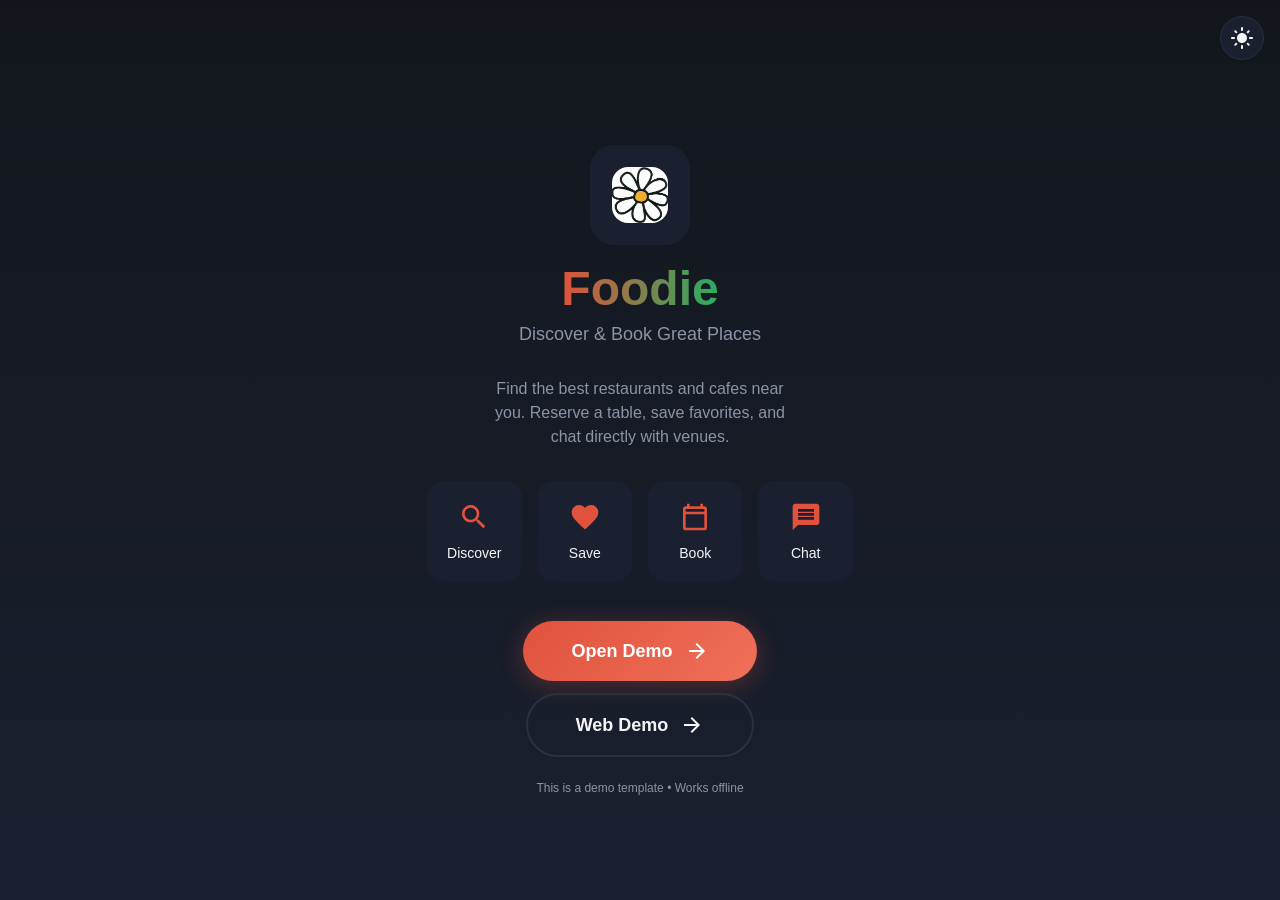
<file: index.html>
<!doctype html>
<html lang="en" data-theme="dark">
<head>
  <meta charset="UTF-8">
  <meta name="viewport" content="width=device-width, initial-scale=1.0, maximum-scale=1.0, user-scalable=no">
  <title>Foodie — Restaurant Finder</title>
  <link rel="icon" href="images/chamomile.jpeg" type="image/jpeg">
  <link rel="stylesheet" href="css/app.css">
  <style>
    /* Web Demo Styles */
    .web-header {
      position: sticky; top: 0; z-index: 100;
      background: var(--bg-dark); border-bottom: 1px solid var(--border);
      padding: 14px 32px; display: flex; align-items: center; gap: 24px;
      backdrop-filter: blur(12px);
    }
    .web-logo { font-size: 26px; font-weight:800; color: var(--primary); cursor: pointer; display: flex; align-items: center; gap: 10px; }
    .web-logo svg { width: 30px; height: 30px; }
    .web-search { flex:1; max-width:520px; display:flex; align-items:center; gap:10px; background:var(--bg-input); border:1.5px solid var(--border); border-radius:14px; padding:11px 18px; transition:border-color 0.2s; }
    .web-search:focus-within { border-color: var(--primary); }
    .web-search svg { width:20px;height:20px;color:var(--text-muted);flex-shrink:0; }
    .web-search input { background:none;border:none;color:var(--text);font-size:15px;outline:none;width:100%; }
    .web-search input::placeholder { color:var(--text-muted); }
    .web-header-actions { display:flex;align-items:center;gap:12px; }
    .web-icon-btn { width:40px;height:40px;border-radius:12px;border:1.5px solid var(--border);background:var(--bg-card);color:var(--text-muted);cursor:pointer;display:flex;align-items:center;justify-content:center;transition:all 0.2s; }
    .web-icon-btn:hover { border-color:var(--primary);color:var(--primary);background:var(--bg-card-hover); }
    .web-icon-btn svg { width:20px;height:20px; }
    .web-lang-btn { padding:8px 16px;border-radius:10px;border:1.5px solid var(--border);background:var(--bg-card);color:var(--text-muted);cursor:pointer;font-size:13px;font-weight:600;transition:all 0.2s; }
    .web-lang-btn:hover { border-color:var(--primary);color:var(--primary); }
    .web-exit-btn { display:flex;align-items:center;gap:6px;padding:6px 16px;background:none;border:1.5px solid var(--border);border-radius:10px;color:var(--text-muted);cursor:pointer;font-size:13px;font-weight:600;transition:all 0.2s; }
    .web-exit-btn:hover { border-color:var(--primary);color:var(--primary); }

    .web-cart-btn { position:relative;width:40px;height:40px;border-radius:12px;border:1.5px solid var(--border);background:var(--bg-card);color:var(--text-muted);cursor:pointer;display:flex;align-items:center;justify-content:center;transition:all 0.2s; }
    .web-cart-btn:hover { border-color:var(--primary);color:var(--primary); }
    .web-cart-btn svg { width:20px;height:20px; }
    .web-cart-badge { position:absolute;top:-6px;right:-6px;background:var(--primary);color:#fff;font-size:10px;font-weight:700;min-width:18px;height:18px;border-radius:9px;display:flex;align-items:center;justify-content:center;padding:0 4px; }
    .web-cart-badge:empty { display:none; }

    .web-cuisine-section { margin-bottom:40px; }
    .web-cuisine-scroll {
      display:flex; gap:20px; overflow-x:auto; padding:8px 4px 12px;
      scrollbar-width:none; -ms-overflow-style:none;
    }
    .web-cuisine-scroll::-webkit-scrollbar { display:none; }
    .web-cuisine-item {
      flex-shrink:0; display:flex; flex-direction:column; align-items:center; gap:10px;
      cursor:pointer; min-width:88px; transition:transform 0.2s;
    }
    .web-cuisine-item:hover { transform:translateY(-3px); }
    .web-cuisine-circle {
      width:80px; height:80px; border-radius:50%; background:var(--bg-card);
      border:2px solid var(--border); display:flex; align-items:center; justify-content:center;
      font-size:36px; transition:all 0.25s; position:relative;
    }
    .web-cuisine-item:hover .web-cuisine-circle { border-color:var(--primary); box-shadow:0 4px 20px var(--shadow); }
    .web-cuisine-item.active .web-cuisine-circle {
      border-color:var(--primary); background:var(--primary);
      box-shadow:0 4px 20px var(--glow);
    }
    .web-cuisine-item.active .web-cuisine-circle .emoji { filter:grayscale(0); }
    .web-cuisine-label { font-size:13px; font-weight:600; text-align:center; line-height:1.2; }
    .web-cuisine-count { font-size:11px; color:var(--text-muted); }

    .web-content { padding:32px;max-width:1440px;margin:0 auto; }
    .web-section-title { font-size:22px;font-weight:700;margin-bottom:20px; }
    .web-grid { display:grid;grid-template-columns:repeat(auto-fill,minmax(360px,1fr));gap:24px; }

    .web-card { background:var(--bg-card);border:1px solid var(--border);border-radius:20px;overflow:hidden;cursor:pointer;transition:all 0.3s; }
    .web-card:hover { transform:translateY(-6px);box-shadow:0 12px 40px var(--shadow);border-color:var(--primary); }
    .web-card-img { height:200px;background-size:cover;background-position:center;position:relative; }
    .web-card-fav { position:absolute;top:14px;right:14px;width:40px;height:40px;border-radius:12px;background:rgba(0,0,0,0.5);backdrop-filter:blur(8px);border:none;cursor:pointer;display:flex;align-items:center;justify-content:center;z-index:1;transition:all 0.2s; }
    .web-card-fav:hover { background:rgba(0,0,0,0.7); }
    .web-card-body { padding:20px; }
    .web-card-title { font-size:18px;font-weight:700;margin-bottom:8px; }
    .web-card-meta { display:flex;align-items:center;gap:10px;font-size:14px;margin-bottom:10px;flex-wrap:wrap; }
    .web-card-meta .rating { display:flex;align-items:center;gap:5px;color:var(--accent);font-weight:700;font-size:15px; }
    .web-card-meta .price { font-weight:700;color:var(--text-muted); }
    .web-card-desc { font-size:14px;color:var(--text-muted);line-height:1.5;display:-webkit-box;-webkit-line-clamp:2;-webkit-box-orient:vertical;overflow:hidden; }
    .web-card-tags { display:flex;gap:6px;flex-wrap:wrap;margin-top:14px; }
    .web-card-tag { font-size:12px;padding:4px 12px;background:var(--bg-light);border-radius:10px;color:var(--text-muted); }

    .web-center-col { max-width:900px;margin:0 auto; }
    .web-back-btn { display:inline-flex;align-items:center;gap:8px;color:var(--text-muted);cursor:pointer;font-size:14px;font-weight:600;margin-bottom:20px;background:none;border:none;padding:8px 16px;border-radius:10px;transition:all 0.2s; }
    .web-back-btn:hover { color:var(--primary);background:var(--bg-card); }
    .web-detail-hero { height:380px;background-size:cover;background-position:center;border-radius:24px;position:relative;margin-bottom:32px;display:flex;align-items:flex-end;padding:32px; }
    .web-detail-hero::after { content:'';position:absolute;bottom:0;left:0;right:0;height:55%;background:linear-gradient(transparent,rgba(0,0,0,0.75));border-radius:0 0 24px 24px;z-index:1; }
    .web-detail-hero-info { position:relative;z-index:2;color:#fff; }
    .web-detail-hero-info h1 { font-size:40px;margin-bottom:10px;line-height:1.1; }
    .web-detail-hero-info .meta { display:flex;align-items:center;gap:14px;font-size:16px;opacity:0.9; }
    .web-detail-grid { display:grid;grid-template-columns:1fr 340px;gap:40px;align-items:start; }
    .web-detail-main h3 { font-size:20px;margin-bottom:14px; }
    .web-detail-desc { font-size:16px;line-height:1.75;color:var(--text-muted);margin-bottom:32px; }
    .web-menu-item { display:flex;justify-content:space-between;align-items:flex-start;padding:16px 0;border-bottom:1px solid var(--border);gap:16px; }
    .web-menu-item:last-child { border-bottom:none; }
    .web-menu-item h4 { margin:0 0 4px;font-size:16px;font-weight:600; }
    .web-menu-item p { margin:0;font-size:13px;color:var(--text-muted); }
    .web-menu-item .price { font-weight:700;color:var(--success);font-size:17px;white-space:nowrap; }

    .web-menu-tabs { position:sticky;top:76px;z-index:50;background:var(--bg-dark);border-bottom:1px solid var(--border);padding:10px 0;margin:0 0 24px;display:flex;gap:4px;overflow-x:auto; }
    .web-menu-tab { flex-shrink:0;padding:8px 18px;border-radius:20px;font-size:13px;font-weight:600;background:transparent;color:var(--text-muted);border:none;cursor:pointer;transition:all 0.2s;white-space:nowrap; }
    .web-menu-tab:hover { background:var(--bg-card);color:var(--text); }
    .web-menu-tab.active { background:var(--primary);color:#fff; }
    .web-menu-section { padding-top:8px; }
    .web-menu-section h4 { font-size:16px;color:var(--primary);margin-bottom:12px;padding-bottom:8px;border-bottom:2px solid var(--primary);display:inline-block; }

    .web-sidebar { position:sticky;top:156px; }
    .web-info-card { background:var(--bg-card);border:1px solid var(--border);border-radius:20px;padding:24px;margin-bottom:20px; }
    .web-info-row { display:flex;justify-content:space-between;align-items:flex-start;padding:12px 0;border-bottom:1px solid var(--border);font-size:14px;gap:12px; }
    .web-info-row:last-child { border-bottom:none; }
    .web-info-label { display:flex;align-items:center;gap:8px;color:var(--text-muted);flex-shrink:0; }
    .web-info-value { font-weight:500;text-align:right; }
    .web-book-btn { width:100%;padding:18px;background:linear-gradient(135deg,var(--primary),var(--primary-light));color:#fff;border:none;border-radius:16px;font-size:17px;font-weight:700;cursor:pointer;box-shadow:0 4px 20px var(--glow);transition:all 0.25s;display:flex;align-items:center;justify-content:center;gap:10px; }
    .web-book-btn:hover { transform:translateY(-2px);box-shadow:0 8px 28px var(--glow); }
    .web-empty { text-align:center;padding:80px 20px; }
    .web-form-group { margin-bottom:16px; }
    .web-form-group label { display:block;font-size:13px;color:var(--text-muted);margin-bottom:6px;font-weight:600; }
    .web-form-group input,.web-form-group select { width:100%;padding:14px 16px;background:var(--bg-input);border:1.5px solid var(--border);border-radius:12px;color:var(--text);font-size:15px;outline:none;transition:border-color 0.2s; }
    .web-form-group input:focus,.web-form-group select:focus { border-color:var(--primary); }
    .web-success { text-align:center;padding:80px 20px; }

    @media (max-width:900px) {
      .web-header { padding:10px 16px;gap:12px; }
      .web-search { max-width:none; }
      .web-content { padding:16px; }
      .web-detail-grid { grid-template-columns:1fr; }
      .web-detail-hero { height:240px;padding:20px; }
      .web-detail-hero-info h1 { font-size:28px; }
      .web-grid { grid-template-columns:1fr; }
      .web-sidebar { position:static; }
    }
  </style>
</head>
<body>
  <!-- SVG Icons (hidden) -->
  <svg style="display:none">
    <defs>
      <!-- Home -->
      <symbol id="icon-home" viewBox="0 0 24 24">
        <path fill="currentColor" d="M10 20v-6h4v6h5v-8h3L12 3 2 12h3v8z"/>
      </symbol>
      <!-- Food/plate -->
      <symbol id="icon-food" viewBox="0 0 24 24">
        <path fill="currentColor" d="M18.06 22.99h1.66c.84 0 1.53-.64 1.63-1.46L23 5.05l1.66 1.66c.64.64 1.59.72 2.34.2l1.14-.8c.53-.38.68-1.05.35-1.59l-.9-1.55c-.33-.54-.98-.8-1.58-.63l-1.78.5c-.88.25-1.54.96-1.71 1.84l-.45 2.34L18.06 22.99zM1 21.99h15.03l.42-4.06L8.1 17.4l-.45-2.34L3.52 5.5 2.17 7.14 8.8 19.83l-.53 2.15z"/>
      </symbol>
      <!-- Restaurant/meal -->
      <symbol id="icon-meal" viewBox="0 0 24 24">
        <path fill="currentColor" d="M18 2.01L6 2c-1.1 0-2 .89-2 2v16c0 1.1.9 2 2 2h12c1.1 0 2-.9 2-2V4c0-1.11-.9-1.99-2-1.99zM12 8c1.1 0 2-.9 2-2s-.9-2-2-2-2 .9-2 2 .9 2 2 2zm0 10c-2.67 0-8 1.34-8 4v2h16v-2c0-2.66-5.33-4-8-4z"/>
      </symbol>
      <!-- Star/favorite -->
      <symbol id="icon-star" viewBox="0 0 24 24">
        <path fill="currentColor" d="M12 17.27L18.18 21l-1.64-7.03L22 9.24l-7.19-.61L12 2 9.19 8.63 2 9.24l5.46 4.73L5.82 21z"/>
      </symbol>
      <!-- Heart -->
      <symbol id="icon-heart" viewBox="0 0 24 24">
        <path fill="currentColor" d="M12 21.35l-1.45-1.32C5.4 15.36 2 12.28 2 8.5 2 5.42 4.42 3 7.5 3c1.74 0 3.41.81 4.5 2.09C13.09 3.81 14.76 3 16.5 3 19.58 3 22 5.42 22 8.5c0 3.78-3.4 6.86-8.55 11.54L12 21.35z"/>
      </symbol>
      <symbol id="icon-heart-outline" viewBox="0 0 24 24">
        <path fill="currentColor" d="M12 21.35l-1.45-1.32C5.4 15.36 2 12.28 2 8.5 2 5.42 4.42 3 7.5 3c1.74 0 3.41.81 4.5 2.09C13.09 3.81 14.76 3 16.5 3 19.58 3 22 5.42 22 8.5c0 3.78-3.4 6.86-8.55 11.54L12 21.35z" fill="none" stroke="currentColor" stroke-width="2"/>
      </symbol>
      <!-- Location -->
      <symbol id="icon-location" viewBox="0 0 24 24">
        <path fill="currentColor" d="M12 2C8.13 2 5 5.13 5 9c0 5.25 7 13 7 13s7-7.75 7-13c0-3.87-3.13-7-7-7zm0 9.5c-1.38 0-2.5-1.12-2.5-2.5s1.12-2.5 2.5-2.5 2.5 1.12 2.5 2.5-1.12 2.5-2.5 2.5z"/>
      </symbol>
      <!-- Clock -->
      <symbol id="icon-clock" viewBox="0 0 24 24">
        <path fill="currentColor" d="M11.99 2C6.47 2 2 6.48 2 12s4.47 10 9.99 10C17.52 22 22 17.52 22 12S17.52 2 11.99 2zM12 20c-4.42 0-8-3.58-8-8s3.58-8 8-8 8 3.58 8 8-3.58 8-8 8zm.5-13H11v6l5.25 3.15.75-1.23-4.5-2.67z"/>
      </symbol>
      <!-- Calendar -->
      <symbol id="icon-calendar" viewBox="0 0 24 24">
        <path fill="currentColor" d="M19 4h-1V2h-2v2H8V2H6v2H5c-1.1 0-2 .9-2 2v14c0 1.1.9 2 2 2h14c1.1 0 2-.9 2-2V6c0-1.1-.9-2-2-2zm0 16H5V10h14v10zm0-12H5V6h14v2z"/>
      </symbol>
      <!-- Chat -->
      <symbol id="icon-chat" viewBox="0 0 24 24">
        <path fill="currentColor" d="M20 2H4c-1.1 0-2 .9-2 2v18l4-4h14c1.1 0 2-.9 2-2V4c0-1.1-.9-2-2-2zm-2 12H6v-2h12v2zm0-3H6V9h12v2zm0-3H6V6h12v2z"/>
      </symbol>
      <!-- User/Profile -->
      <symbol id="icon-user" viewBox="0 0 24 24">
        <path fill="currentColor" d="M12 12c2.21 0 4-1.79 4-4s-1.79-4-4-4-4 1.79-4 4 1.79 4 4 4zm0 2c-2.67 0-8 1.34-8 4v2h16v-2c0-2.66-5.33-4-8-4z"/>
      </symbol>
      <!-- Search -->
      <symbol id="icon-search" viewBox="0 0 24 24">
        <path fill="currentColor" d="M15.5 14h-.79l-.28-.27C15.41 12.59 16 11.11 16 9.5 16 5.91 13.09 3 9.5 3S3 5.91 3 9.5 5.91 16 9.5 16c1.61 0 3.09-.59 4.23-1.57l.27.28v.79l5 4.99L20.49 19l-4.99-5zm-6 0C7.01 14 5 11.99 5 9.5S7.01 5 9.5 5 14 7.01 14 9.5 11.99 14 9.5 14z"/>
      </symbol>
      <!-- Arrow right -->
      <symbol id="icon-arrow" viewBox="0 0 24 24">
        <path fill="currentColor" d="M12 4l-1.41 1.41L16.17 11H4v2h12.17l-5.58 5.59L12 20l8-8z"/>
      </symbol>
      <!-- Arrow back -->
      <symbol id="icon-arrow-left" viewBox="0 0 24 24">
        <path fill="currentColor" d="M20 11H7.83l5.59-5.59L12 4l-8 8 8 8 1.41-1.41L7.83 13H20v-2z"/>
      </symbol>
      <!-- Sun -->
      <symbol id="icon-sun" viewBox="0 0 24 24">
        <path fill="currentColor" d="M12 7c-2.76 0-5 2.24-5 5s2.24 5 5 5 5-2.24 5-5-2.24-5-5-5zM2 13h2c.55 0 1-.45 1-1s-.45-1-1-1H2c-.55 0-1 .45-1 1s.45 1 1 1zm18 0h2c.55 0 1-.45 1-1s-.45-1-1-1h-2c-.55 0-1 .45-1 1s.45 1 1 1zM11 2v2c0 .55.45 1 1 1s1-.45 1-1V2c0-.55-.45-1-1-1s-1 .45-1 1zm0 18v2c0 .55.45 1 1 1s1-.45 1-1v-2c0-.55-.45-1-1-1s-1 .45-1 1zM5.99 4.58c-.39-.39-1.03-.39-1.41 0-.39.39-.39 1.03 0 1.41l1.06 1.06c.39.39 1.03.39 1.41 0s.39-1.03 0-1.41L5.99 4.58zm12.37 12.37c-.39-.39-1.03-.39-1.41 0-.39.39-.39 1.03 0 1.41l1.06 1.06c.39.39 1.03.39 1.41 0 .39-.39.39-1.03 0-1.41l-1.06-1.06zm1.06-10.96c.39-.39.39-1.03 0-1.41-.39-.39-1.03-.39-1.41 0l-1.06 1.06c-.39.39-.39 1.03 0 1.41s1.03.39 1.41 0l1.06-1.06zM7.05 18.36c.39-.39.39-1.03 0-1.41-.39-.39-1.03-.39-1.41 0l-1.06 1.06c-.39.39-.39 1.03 0 1.41s1.03.39 1.41 0l1.06-1.06z"/>
      </symbol>
      <!-- Moon -->
      <symbol id="icon-moon" viewBox="0 0 24 24">
        <path fill="currentColor" d="M12 3c-4.97 0-9 4.03-9 9s4.03 9 9 9 9-4.03 9-9c0-.46-.04-.92-.1-1.36-.98 1.37-2.58 2.26-4.4 2.26-2.98 0-5.4-2.42-5.4-5.4 0-1.81.89-3.42 2.26-4.44-.44-.07-.9-.1-1.36-.1z"/>
      </symbol>
      <!-- Dollar -->
      <symbol id="icon-dollar" viewBox="0 0 24 24">
        <path fill="currentColor" d="M12 2C6.48 2 2 6.48 2 12s4.48 10 10 10 10-4.48 10-10S17.52 2 12 2zm1 15h-2v-2h2v2zm0-4h-2V7h2v6z" transform="rotate(0 12 12)"/>
        <path fill="currentColor" d="M11.8 9H13v-.8c0-.66-.54-1.2-1.2-1.2s-1.2.54-1.2 1.2v.8c-.93 0-1.6.67-1.6 1.6s.67 1.6 1.6 1.6h2.4c.53 0 .8.27.8.8s-.27.8-.8.8H11v.8c0 .66.54 1.2 1.2 1.2s1.2-.54 1.2-1.2v-.8c.93 0 1.6-.67 1.6-1.6s-.67-1.6-1.6-1.6h-2.4c-.53 0-.8-.27-.8-.8s.27-.8.8-.8z"/>
      </symbol>
      <!-- Phone -->
      <symbol id="icon-phone" viewBox="0 0 24 24">
        <path fill="currentColor" d="M6.62 10.79c1.44 2.83 3.76 5.14 6.59 6.59l2.2-2.2c.27-.27.67-.36 1.02-.24 1.12.37 2.33.57 3.57.57.55 0 1 .45 1 1V20c0 .55-.45 1-1 1-9.39 0-17-7.61-17-17 0-.55.45-1 1-1h3.5c.55 0 1 .45 1 1 0 1.25.2 2.45.57 3.57.11.35.03.74-.25 1.02l-2.2 2.2z"/>
      </symbol>
      <!-- Check -->
      <symbol id="icon-check" viewBox="0 0 24 24">
        <path fill="currentColor" d="M9 16.17L4.83 12l-1.42 1.41L9 19 21 7l-1.41-1.41z"/>
      </symbol>
      <!-- Close/X -->
      <symbol id="icon-close" viewBox="0 0 24 24">
        <path fill="currentColor" d="M19 6.41L17.59 5 12 10.59 6.41 5 5 6.41 10.59 12 5 17.59 6.41 19 12 13.41 17.59 19 19 17.59 13.41 12z"/>
      </symbol>
      <!-- Special badge -->
      <symbol id="icon-special" viewBox="0 0 24 24">
        <path fill="currentColor" d="M12 2l3.09 6.26L22 9.27l-5 4.87 1.18 6.88L12 17.77l-6.18 3.25L7 14.14 2 9.27l6.91-1.01L12 2z"/>
      </symbol>
      <!-- Filter -->
      <symbol id="icon-filter" viewBox="0 0 24 24">
        <path fill="currentColor" d="M14 12v7.88c.04.3-.06.62-.29.83a.996.996 0 0 1-1.41 0l-2.01-2.01a.989.989 0 0 1-.29-.83V12h-.03L4.21 4.62a1 1 0 0 1 .17-1.4c.19-.14.4-.22.62-.22h14c.22 0 .43.08.62.22a1 1 0 0 1 .17 1.4L14.03 12H14z"/>
      </symbol>
      <symbol id="icon-globe" viewBox="0 0 24 24"><path fill="currentColor" d="M12 2C6.48 2 2 6.48 2 12s4.48 10 10 10 10-4.48 10-10S17.52 2 12 2zm-1 17.93c-3.95-.49-7-3.85-7-7.93 0-.62.08-1.21.21-1.79L9 15v1c0 1.1.9 2 2 2v1.93zm6.9-2.54c-.26-.81-1-1.39-1.9-1.39h-1v-3c0-.55-.45-1-1-1H8v-2h2c.55 0 1-.45 1-1V7h2c1.1 0 2-.9 2-2v-.41c2.93 1.19 5 4.06 5 7.41 0 2.08-.8 3.97-2.1 5.39z"/></symbol>
    </defs>
  </svg>

  <!-- Landing Page -->
  <div id="landing" class="page">
    <button class="theme-toggle" onclick="toggleTheme()" title="Toggle theme">
      <svg class="icon"><use href="#icon-sun"/></svg>
    </button>
    
    <div class="hero">
      <div class="logo">
        <img src="images/chamomile.jpeg" alt="Logo" style="width:56px;height:56px;border-radius:16px;object-fit:cover">
      </div>
      <h1 data-i18n="landing_title">Foodie</h1>
      <p class="tagline" data-i18n="landing_subtitle">Discover & Book Great Places</p>
      <p class="desc" data-i18n="landing_desc">Find the best restaurants and cafes near you. Reserve a table, save favorites, and chat directly with venues.</p>

      <div class="features">
        <div class="feature">
          <svg class="icon"><use href="#icon-search"/></svg>
          <span data-i18n="landing_discover">Discover</span>
        </div>
        <div class="feature">
          <svg class="icon"><use href="#icon-heart"/></svg>
          <span data-i18n="landing_save">Save</span>
        </div>
        <div class="feature">
          <svg class="icon"><use href="#icon-calendar"/></svg>
          <span data-i18n="landing_book">Book</span>
        </div>
        <div class="feature">
          <svg class="icon"><use href="#icon-chat"/></svg>
          <span data-i18n="landing_chat">Chat</span>
        </div>
      </div>
      
      <button class="btn-primary" onclick="openApp()">
        <span data-i18n="landing_open">Mobile Demo</span>
        <svg class="icon"><use href="#icon-arrow"/></svg>
      </button>

      <button class="btn-primary" onclick="openWebApp()" style="background:transparent;border:2px solid var(--border);box-shadow:none;margin-top:12px;color:var(--text)">
        <span data-i18n="landing_web">Web Demo</span>
        <svg class="icon"><use href="#icon-arrow"/></svg>
      </button>
      
      <p class="note" data-i18n="landing_note">This is a demo template &bull; Works offline</p>
    </div>
  </div>

  <!-- Mobile App -->
  <div id="app" class="page hidden">
    <div class="phone-frame">
      <div class="phone-header">
        <span class="status-bar"></span>
        <button class="theme-toggle-small" onclick="toggleTheme()">
          <svg class="icon-sm"><use href="#icon-sun"/></svg>
        </button>
      </div>
      
      <div class="app-header">
        <button class="back-btn hidden" onclick="goBack()" id="backBtn">
          <svg class="icon"><use href="#icon-arrow-left"/></svg>
        </button>
        <h2 id="appTitle">Home</h2>
        <div class="header-actions">
          <button class="icon-btn" onclick="showPage('search')" title="Search">
            <svg class="icon"><use href="#icon-search"/></svg>
          </button>
          <button class="icon-btn" onclick="showPage('cart')" title="Cart" style="position:relative">
            <svg class="icon" viewBox="0 0 24 24"><path fill="currentColor" d="M7 18c-1.1 0-1.99.9-1.99 2S5.9 22 7 22s2-.9 2-2-.9-2-2-2zm10 0c-1.1 0-1.99.9-1.99 2S15.9 22 17 22s2-.9 2-2-.9-2-2-2zM7.17 14.75l.03-.12.9-1.63h7.45c.75 0 1.41-.41 1.75-1.03l3.56-6.46c.09-.16.14-.35.14-.54 0-.55-.45-1-1-1H5.21l-.47-1.04c-.16-.37-.52-.6-.92-.6H2c-.55 0-1 .45-1 1s.45 1 1 1h1.26l3.39 7.16L5.3 14.7c-.18.35-.3.74-.3 1.15 0 1.1.9 2 2 2h12c.55 0 1-.45 1-1s-.45-1-1-1H7.42c-.14 0-.25-.11-.25-.25z"/></svg>
            <span id="cartBadge" style="position:absolute;top:-2px;right:-2px;background:var(--primary);color:#fff;font-size:9px;font-weight:700;min-width:16px;height:16px;border-radius:8px;display:none;align-items:center;justify-content:center">0</span>
          </button>
          <button class="icon-btn" onclick="showPage('chat')" title="Messages" style="position:relative">
            <svg class="icon"><use href="#icon-chat"/></svg>
            <span id="headerChatBadge" style="position:absolute;top:-2px;right:-2px;background:var(--primary);color:#fff;font-size:9px;font-weight:700;min-width:16px;height:16px;border-radius:8px;display:none;align-items:center;justify-content:center"></span>
          </button>
          <div class="profile-icon" onclick="showPage('profile')">
            <svg class="icon"><use href="#icon-user"/></svg>
          </div>
        </div>
      </div>
      
      <div class="app-content" id="content">
        <!-- Content injected by JS -->
      </div>
      
      <div class="bottom-nav" id="bottomNav">
        <button class="nav-item active" onclick="showPage('home', this)">
          <svg class="icon-nav"><use href="#icon-home"/></svg>
          <span>Home</span>
        </button>
        <button class="nav-item" onclick="showPage('explore', this)">
          <svg class="icon-nav"><use href="#icon-search"/></svg>
          <span>Explore</span>
        </button>
        <button class="nav-item" onclick="showPage('favorites', this)">
          <svg class="icon-nav"><use href="#icon-heart"/></svg>
          <span>Favorites</span>
        </button>
        <button class="nav-item" onclick="showPage('bookings', this)">
          <svg class="icon-nav"><use href="#icon-calendar"/></svg>
          <span>Bookings</span>
          <span class="chat-badge">2</span>
        </button>
        <button class="nav-item" onclick="showPage('orders', this)">
          <svg class="icon-nav" viewBox="0 0 24 24"><path fill="currentColor" d="M20 4H4c-1.1 0-2 .9-2 2v12c0 1.1.9 2 2 2h16c1.1 0 2-.9 2-2V6c0-1.1-.9-2-2-2zm0 14H4V6h16v12zM6 9h5v2H6V9zm0 4h8v2H6v-2zm10 0h2v2h-2v-2zm-4-4h4v2h-4V9z"/></svg>
          <span>Orders</span>
        </button>
      </div>
    </div>
    
    <button class="btn-exit" onclick="closeApp()">Back to Home</button>
  </div>

  <!-- Web App -->
  <div id="webApp" class="page hidden">
    <header class="web-header">
      <div class="web-logo" onclick="navigateTo('/')">
        <img src="images/chamomile.jpeg" alt="Logo" style="width:30px;height:30px;border-radius:8px;object-fit:cover"> <span data-i18n="landing_title">Foodie</span>
      </div>
      <div class="web-search">
        <svg><use href="#icon-search"/></svg>
        <input type="text" id="webSearchInput" placeholder="Search restaurants, cuisines...">
      </div>
      <div class="web-header-actions">
        <button class="web-lang-btn" onclick="switchLangWeb(window.CURRENT_LANG==='en'?'ru':'en')">
          <svg style="width:16px;height:16px;vertical-align:middle;margin-right:4px"><use href="#icon-globe"/></svg>
          <span id="webLangLabel">EN</span>
        </button>
        <button class="web-icon-btn" onclick="toggleTheme()" title="Toggle theme" id="webThemeBtn">
          <svg id="webThemeIcon"><use href="#icon-sun"/></svg>
        </button>
        <button class="web-cart-btn" onclick="showCart()" title="Cart">
          <svg viewBox="0 0 24 24"><path fill="currentColor" d="M7 18c-1.1 0-1.99.9-1.99 2S5.9 22 7 22s2-.9 2-2-.9-2-2-2zm10 0c-1.1 0-1.99.9-1.99 2S15.9 22 17 22s2-.9 2-2-.9-2-2-2zM7.17 14.75l.03-.12.9-1.63h7.45c.75 0 1.41-.41 1.75-1.03l3.56-6.46c.09-.16.14-.35.14-.54 0-.55-.45-1-1-1H5.21l-.47-1.04c-.16-.37-.52-.6-.92-.6H2c-.55 0-1 .45-1 1s.45 1 1 1h1.26l3.39 7.16L5.3 14.7c-.18.35-.3.74-.3 1.15 0 1.1.9 2 2 2h12c.55 0 1-.45 1-1s-.45-1-1-1H7.42c-.14 0-.25-.11-.25-.25z"/></svg>
          <span class="web-cart-badge" id="webCartBadge"></span>
        </button>
        <button class="web-icon-btn" onclick="showWebOrders()" title="Orders">
          <svg viewBox="0 0 24 24" style="width:20px;height:20px"><path fill="currentColor" d="M20 4H4c-1.1 0-2 .9-2 2v12c0 1.1.9 2 2 2h16c1.1 0 2-.9 2-2V6c0-1.1-.9-2-2-2zm0 14H4V6h16v12zM6 9h5v2H6V9zm0 4h8v2H6v-2zm10 0h2v2h-2v-2zm-4-4h4v2h-4V9z"/></svg>
        </button>
        <button class="web-icon-btn" onclick="showWebBookings()" title="Bookings">
          <svg style="width:20px;height:20px"><use href="#icon-calendar"/></svg>
        </button>
        <button class="web-icon-btn" onclick="showWebChat()" title="Messages">
          <svg style="width:20px;height:20px"><use href="#icon-chat"/></svg>
        </button>
        <button class="web-icon-btn" onclick="showWebProfile()" title="Profile">
          <svg style="width:20px;height:20px"><use href="#icon-user"/></svg>
        </button>
        <button class="web-exit-btn" onclick="closeWebApp()">
          <svg style="width:16px;height:16px"><use href="#icon-arrow-left"/></svg> Exit
        </button>
      </div>
    </header>
    <div class="web-content" id="webContent"></div>
  </div>

  <script src="js/locales.js"></script>
  <script src="js/data.js"></script>
  <script src="js/app.js"></script>
  <script src="js/web.js"></script>
</body>
</html>
</file>
<file: css/app.css>
/* Foodie — Restaurant Finder App Styles */

/* CSS Variables for theming */
:root {
  --primary: #E0523C;
  --primary-dark: #C0392B;
  --primary-light: #F0705A;
  --accent: #F5A623;
  --secondary: #6366F1;
  --success: #27AE60;
  --warning: #F39C12;
  --error: #E74C3C;
  
  /* Dark theme (default) */
  --bg-dark: #12161C;
  --bg-card: #1A2030;
  --bg-card-hover: #222A3A;
  --bg-light: #222A3A;
  --bg-input: #151A24;
  --text: #F5F5F7;
  --text-muted: #8B95A5;
  --border: #2A3040;
  
  --shadow: rgba(0, 0, 0, 0.25);
  --glow: rgba(224, 82, 60, 0.3);
  
  /* Gradients */
  --gradient-bg: linear-gradient(180deg, #12161C 0%, #1A2030 100%);
  --gradient-btn: linear-gradient(135deg, #E0523C, #F0705A);
}

/* Light theme */
html[data-theme="light"] {
  --bg-dark: #FAF9F6;
  --bg-card: #FFFFFF;
  --bg-card-hover: #F5F4F0;
  --bg-light: #F0EEE8;
  --bg-input: #F5F4F0;
  --text: #1A1D28;
  --text-muted: #717886;
  --border: #E5E0D8;
  --shadow: rgba(0, 0, 0, 0.06);
  --glow: rgba(224, 82, 60, 0.15);
  --gradient-bg: linear-gradient(180deg, #FAF9F6 0%, #F0EEE8 100%);
  --gradient-btn: linear-gradient(135deg, #E0523C, #F0705A);
}

body {
  transition: background 0.3s, color 0.3s;
}

* {
  margin: 0;
  padding: 0;
  box-sizing: border-box;
}

body {
  font-family: -apple-system, BlinkMacSystemFont, 'Segoe UI', Roboto, sans-serif;
  background: var(--bg-dark);
  color: var(--text);
  min-height: 100vh;
  overflow-x: hidden;
  transition: background 0.3s, color 0.3s;
}

/* SVG Icons base */
.icon {
  width: 24px;
  height: 24px;
}

.icon-sm {
  width: 18px;
  height: 18px;
}

.icon-lg {
  width: 64px;
  height: 64px;
}

.icon-nav {
  width: 24px;
  height: 24px;
}

.use {
  fill: currentColor;
}

/* Page transitions */
.page {
  min-height: 100vh;
  transition: opacity 0.3s ease;
}

.hidden {
  display: none !important;
}

/* Theme toggle button */
.theme-toggle {
  position: fixed;
  top: 16px;
  right: 16px;
  background: var(--bg-card);
  border: 1px solid var(--border);
  border-radius: 50%;
  width: 44px;
  height: 44px;
  display: flex;
  align-items: center;
  justify-content: center;
  cursor: pointer;
  z-index: 100;
  color: var(--text);
  transition: background 0.2s, transform 0.2s;
}

.theme-toggle:hover {
  background: var(--bg-light);
  transform: scale(1.1);
}

.theme-toggle-small {
  background: none;
  border: none;
  cursor: pointer;
  color: var(--text-muted);
  padding: 4px;
}

/* Landing Page */
.hero {
  min-height: 100vh;
  display: flex;
  flex-direction: column;
  align-items: center;
  justify-content: center;
  padding: 80px 24px 40px;
  text-align: center;
  background: var(--gradient-bg);
}

.logo {
  display: flex;
  align-items: center;
  justify-content: center;
  width: 100px;
  height: 100px;
  background: var(--bg-card);
  border-radius: 24px;
  margin-bottom: 16px;
  color: var(--primary);
}

.logo .icon-lg {
  width: 56px;
  height: 56px;
}

.hero h1 {
  font-size: 48px;
  font-weight: 800;
  margin-bottom: 8px;
  background: linear-gradient(90deg, var(--primary), var(--success));
  -webkit-background-clip: text;
  -webkit-text-fill-color: transparent;
  background-clip: text;
}

.tagline {
  font-size: 18px;
  color: var(--text-muted);
  margin-bottom: 32px;
}

.desc {
  font-size: 16px;
  color: var(--text-muted);
  max-width: 300px;
  line-height: 1.5;
  margin-bottom: 32px;
}

.features {
  display: grid;
  grid-template-columns: 1fr 1fr;
  gap: 16px;
  margin-bottom: 40px;
}

.feature {
  background: var(--bg-card);
  padding: 20px;
  border-radius: 16px;
  display: flex;
  flex-direction: column;
  align-items: center;
  gap: 12px;
  width: 140px;
  color: var(--text);
  transition: background 0.2s;
}

.feature:hover {
  background: var(--bg-light);
}

.feature .icon {
  width: 32px;
  height: 32px;
  color: var(--primary);
}

.feature span:last-child {
  font-size: 14px;
  font-weight: 500;
}

.btn-primary {
  background: var(--gradient-btn);
  color: white;
  border: none;
  padding: 18px 48px;
  font-size: 18px;
  font-weight: 600;
  border-radius: 50px;
  cursor: pointer;
  display: flex;
  align-items: center;
  gap: 12px;
  transition: transform 0.2s, box-shadow 0.2s;
  box-shadow: 0 4px 24px var(--glow);
}

.btn-primary:hover {
  transform: scale(1.05);
  box-shadow: 0 6px 32px var(--glow);
}

.note {
  font-size: 12px;
  color: var(--text-muted);
  margin-top: 24px;
}

/* Mobile App Frame */
#app {
  display: flex;
  flex-direction: column;
  align-items: center;
  justify-content: center;
  min-height: 100vh;
  padding: 20px;
  background: var(--bg-dark);
}

.phone-frame {
  width: 100%;
  max-width: 380px;
  height: 100vh;
  max-height: 800px;
  background: var(--bg-dark);
  border-radius: 40px;
  overflow: hidden;
  position: relative;
  border: 4px solid var(--border);
  display: flex;
  flex-direction: column;
  transition: background 0.3s, border-color 0.3s;
}

html[data-theme="light"] .phone-frame {
  border-color: #cbd5e1;
}

.phone-header {
  background: var(--bg-dark);
  padding: 12px 20px 8px;
  display: flex;
  justify-content: space-between;
  align-items: center;
  transition: background 0.3s;
}

.status-bar {
  font-size: 14px;
  color: var(--text-muted);
}

.app-header {
  padding: 12px 20px;
  display: flex;
  align-items: center;
  justify-content: space-between;
  border-bottom: 1px solid var(--border);
  transition: background 0.3s, border-color 0.3s;
  background: var(--bg-dark);
}

.back-btn {
  background: none;
  border: none;
  color: var(--text);
  font-size: 24px;
  cursor: pointer;
  padding: 8px;
}

.back-btn:hover {
  opacity: 0.7;
}

.app-header h2 {
  font-size: 20px;
  font-weight: 600;
}

.profile-icon {
  font-size: 24px;
  color: var(--text-muted);
  cursor: pointer;
  transition: color 0.2s;
}

.profile-icon:hover {
  color: var(--primary);
}

.profile-icon .icon {
  width: 24px;
  height: 24px;
}

.app-content {
  flex: 1;
  overflow-y: auto;
  padding: 20px;
  transition: background 0.3s;
}

/* Bottom Navigation */
.bottom-nav {
  display: flex;
  justify-content: space-around;
  padding: 12px 20px 20px;
  border-top: 1px solid var(--border);
  background: var(--bg-dark);
  transition: background 0.3s, border-color 0.3s;
}

.nav-item {
  background: none;
  border: none;
  color: var(--text-muted);
  font-size: 12px;
  display: flex;
  flex-direction: column;
  align-items: center;
  gap: 4px;
  cursor: pointer;
  padding: 8px 12px;
  border-radius: 12px;
  transition: all 0.2s;
  position: relative;
}

.chat-badge {
  position: absolute;
  top: 2px;
  right: 8px;
  background: #ef4444;
  color: white;
  font-size: 10px;
  font-weight: 700;
  min-width: 16px;
  height: 16px;
  border-radius: 8px;
  display: flex;
  align-items: center;
  justify-content: center;
  padding: 0 4px;
}

.nav-item svg {
  width: 24px;
  height: 24px;
}

.nav-item.active {
  color: var(--primary);
  background: rgba(37, 99, 235, 0.1);
}

.nav-item:hover {
  background: var(--bg-card);
}

/* App Pages */
.page-content h3 {
  font-size: 16px;
  color: var(--text-muted);
  margin-bottom: 12px;
}

/* Chat */
.chat-list {
  display: flex;
  flex-direction: column;
  gap: 12px;
}

.chat-item {
  display: flex;
  align-items: center;
  gap: 12px;
  padding: 16px;
  background: var(--bg-card);
  border-radius: 12px;
  cursor: pointer;
  transition: background 0.2s;
}

.chat-item:hover {
  background: var(--bg-light);
}

.chat-avatar {
  width: 48px;
  height: 48px;
  border-radius: 50%;
  background: var(--primary);
  display: flex;
  align-items: center;
  justify-content: center;
  font-size: 24px;
  color: white;
}

.chat-info h4 {
  font-size: 16px;
  font-weight: 500;
  margin-bottom: 4px;
}

.chat-info p {
  font-size: 13px;
  color: var(--text-muted);
}

.chat-time {
  font-size: 12px;
  color: var(--text-muted);
  margin-left: auto;
}

/* Home Dashboard */
.dashboard-grid {
  display: grid;
  grid-template-columns: 1fr 1fr;
  gap: 12px;
}

.dashboard-card {
  background: var(--bg-card);
  padding: 20px;
  border-radius: 16px;
  cursor: pointer;
  transition: transform 0.2s, background 0.2s;
}

.dashboard-card:hover {
  transform: translateY(-2px);
  background: var(--bg-light);
}

.dashboard-card .icon {
  width: 32px;
  height: 32px;
  color: var(--primary);
  margin-bottom: 8px;
}

.dashboard-card h4 {
  font-size: 14px;
  font-weight: 500;
  margin-bottom: 4px;
}

.dashboard-card p {
  font-size: 12px;
  color: var(--text-muted);
}

.dashboard-card.wide {
  grid-column: span 2;
}

.dashboard-card.accent {
  background: linear-gradient(135deg, rgba(224,82,60,0.15), rgba(245,166,35,0.15));
}

/* Exit Button */
.btn-exit {
  background: transparent;
  border: 2px solid var(--border);
  color: var(--text-muted);
  padding: 12px 32px;
  border-radius: 50px;
  margin-top: 20px;
  cursor: pointer;
  font-size: 14px;
  transition: border-color 0.2s, color 0.2s;
}

.btn-exit:hover {
  border-color: var(--text);
  color: var(--text);
}

/* Responsive */
@media (min-width: 768px) {
  .features {
    grid-template-columns: repeat(4, 1fr);
  }
  
  .feature {
    width: auto;
  }
}

@media (max-width: 380px) {
  .hero h1 {
    font-size: 36px;
  }
  
  .phone-frame {
    border-radius: 0;
    border: none;
  }
}

/* Profile screen */
.profile-card {
  background: var(--bg-card);
  padding: 24px;
  border-radius: 16px;
  text-align: center;
  margin-bottom: 20px;
}

.profile-avatar {
  width: 80px;
  height: 80px;
  border-radius: 50%;
  background: var(--primary);
  color: white;
  display: flex;
  align-items: center;
  justify-content: center;
  font-size: 28px;
  font-weight: 700;
  margin: 0 auto 16px;
}

.profile-card h3 {
  margin: 0 0 8px;
  font-size: 20px;
}

.profile-group {
  color: var(--primary);
  font-weight: 600;
  margin: 0;
}

.profile-info {
  background: var(--bg-card);
  border-radius: 16px;
  overflow: hidden;
}

.info-row {
  display: flex;
  justify-content: space-between;
  padding: 14px 16px;
  border-bottom: 1px solid var(--border);
}

.info-row:last-child {
  border-bottom: none;
}

.info-label {
  color: var(--text-muted);
  font-size: 14px;
}

.info-value {
  font-weight: 500;
  text-align: right;
  max-width: 60%;
}

/* Header actions */
.header-actions {
  display: flex;
  align-items: center;
  gap: 8px;
}

.icon-btn {
  background: none;
  border: none;
  color: var(--text-muted);
  cursor: pointer;
  padding: 8px;
  border-radius: 8px;
  transition: all 0.2s;
}

.icon-btn:hover {
  background: var(--bg-card);
  color: var(--primary);
}

.icon-btn .icon {
  width: 22px;
  height: 22px;
  display: block;
}

/* Modules scroll */
.modules-scroll {
  display: flex; gap: 12px; overflow-x: auto;
  padding: 16px 0; margin: 0 -16px;
  padding-left: 16px; padding-right: 16px;
}
.module-tile {
  flex-shrink: 0; width: 80px; height: 80px;
  background: var(--bg-card); border-radius: 16px;
  display: flex; flex-direction: column; align-items: center; justify-content: center; gap: 8px;
  cursor: pointer; transition: all 0.2s;
}
.module-tile:hover { background: var(--primary); color: white; }
.module-tile .icon { width: 28px; height: 28px; }
.module-tile span { font-size: 12px; font-weight: 500; }
</file>
